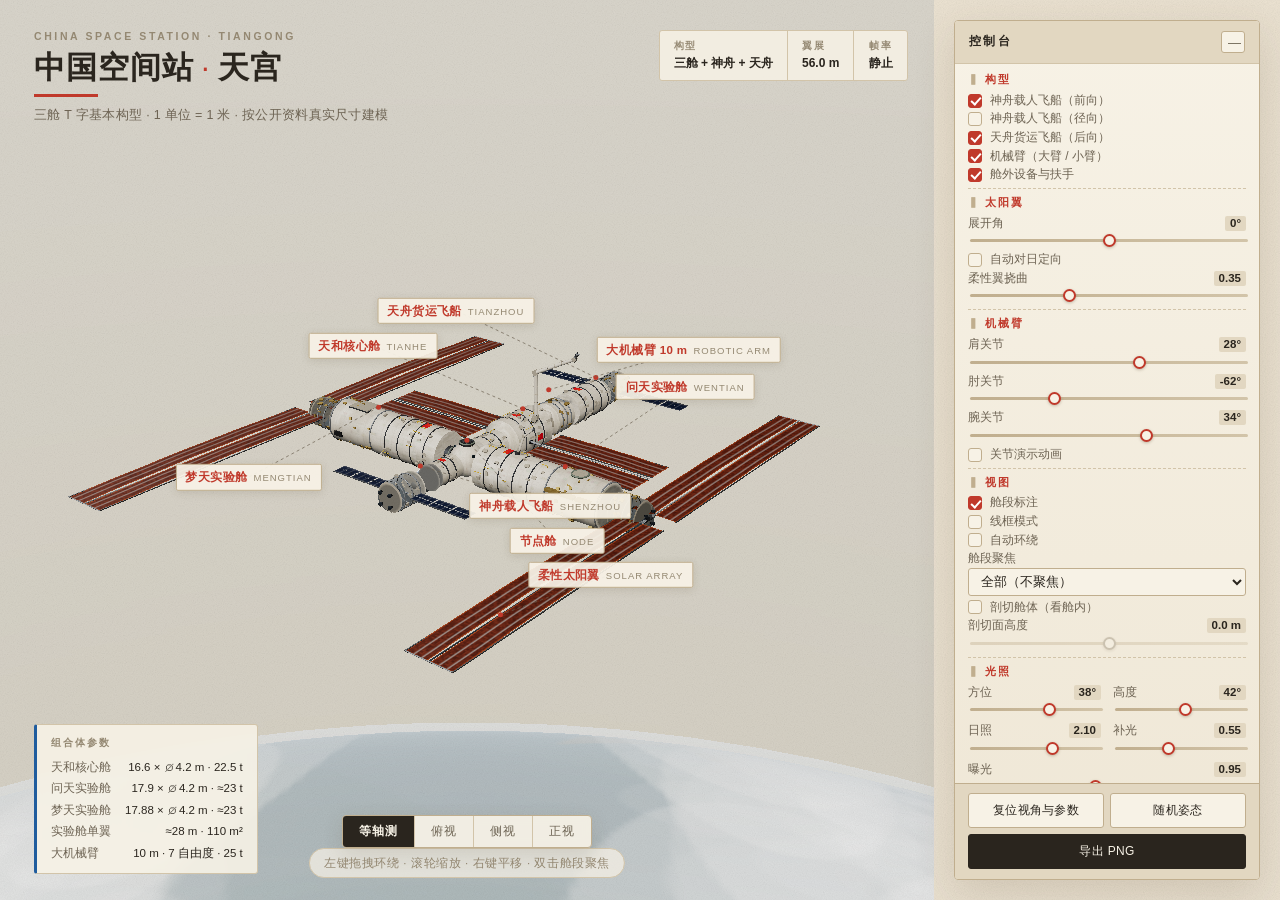
<file: tiangong/index.html>
<!DOCTYPE html>
<html lang="zh-CN">
<head>
<meta charset="UTF-8">
<title>中国空间站 · 天宫 | Three.js 三维模型</title>
<link rel="stylesheet" href="styles.css">
<script type="importmap">
{
  "imports": {
    "three": "../vendor/three/build/three.module.js",
    "three/addons/": "../vendor/three/examples/jsm/"
  }
}
</script>
</head>
<body>

<div id="stage"></div>
<svg id="leaders" aria-hidden="true"></svg>
<div id="labels" aria-hidden="true"></div>
<div id="grain" aria-hidden="true"></div>

<header id="masthead">
  <div class="overline">CHINA SPACE STATION · TIANGONG</div>
  <h1>中国空间站<span class="dot">·</span>天宫</h1>
  <div class="rule"></div>
  <div class="subtitle">三舱 T 字基本构型 · 1 单位 = 1 米 · 按公开资料真实尺寸建模</div>
</header>

<aside id="panel">
  <div class="panel-head">
    <span class="ph-title">控制台</span>
    <button id="panelToggle" class="mini" title="折叠 / 展开控制台">—</button>
  </div>

  <div class="panel-body" id="panelBody">

    <section class="grp">
      <h3>构型</h3>
      <label class="row chk"><input type="checkbox" id="cShenzhou" checked><span>神舟载人飞船（前向）</span></label>
      <label class="row chk"><input type="checkbox" id="cShenzhou2"><span>神舟载人飞船（径向）</span></label>
      <label class="row chk"><input type="checkbox" id="cTianzhou" checked><span>天舟货运飞船（后向）</span></label>
      <label class="row chk"><input type="checkbox" id="cArm" checked><span>机械臂（大臂 / 小臂）</span></label>
      <label class="row chk"><input type="checkbox" id="cDetail" checked><span>舱外设备与扶手</span></label>
    </section>

    <section class="grp">
      <h3>太阳翼</h3>
      <div class="row">
        <label for="sWing">展开角 <b id="vWing">0°</b></label>
        <input type="range" id="sWing" min="-90" max="90" step="1" value="0">
      </div>
      <label class="row chk"><input type="checkbox" id="cTrack"><span>自动对日定向</span></label>
      <div class="row">
        <label for="sFlex">柔性翼挠曲 <b id="vFlex">0.35</b></label>
        <input type="range" id="sFlex" min="0" max="1" step="0.01" value="0.35">
      </div>
    </section>

    <section class="grp">
      <h3>机械臂</h3>
      <div class="row">
        <label for="sShoulder">肩关节 <b id="vShoulder">28°</b></label>
        <input type="range" id="sShoulder" min="-120" max="120" step="1" value="28">
      </div>
      <div class="row">
        <label for="sElbow">肘关节 <b id="vElbow">-62°</b></label>
        <input type="range" id="sElbow" min="-150" max="150" step="1" value="-62">
      </div>
      <div class="row">
        <label for="sWrist">腕关节 <b id="vWrist">34°</b></label>
        <input type="range" id="sWrist" min="-120" max="120" step="1" value="34">
      </div>
      <label class="row chk"><input type="checkbox" id="cArmAnim"><span>关节演示动画</span></label>
    </section>

    <section class="grp">
      <h3>视图</h3>
      <label class="row chk"><input type="checkbox" id="cLabels" checked><span>舱段标注</span></label>
      <label class="row chk"><input type="checkbox" id="cWire"><span>线框模式</span></label>
      <label class="row chk"><input type="checkbox" id="cSpin"><span>自动环绕</span></label>
      <div class="row">
        <label for="selFocus">舱段聚焦</label>
        <select id="selFocus">
          <option value="">全部（不聚焦）</option>
          <option value="tianhe">天和核心舱</option>
          <option value="wentian">问天实验舱</option>
          <option value="mengtian">梦天实验舱</option>
          <option value="wings">太阳翼</option>
          <option value="arm">机械臂</option>
          <option value="shenzhou">神舟飞船</option>
          <option value="tianzhou">天舟飞船</option>
        </select>
      </div>
      <label class="row chk"><input type="checkbox" id="cClip"><span>剖切舱体（看舱内）</span></label>
      <div class="row">
        <label for="sClip">剖切面高度 <b id="vClip">0.0 m</b></label>
        <input type="range" id="sClip" min="-3" max="3" step="0.05" value="0" disabled>
      </div>
    </section>

    <section class="grp">
      <h3>光照</h3>
      <div class="row2">
        <div class="row">
          <label for="sAz">方位 <b id="vAz">38°</b></label>
          <input type="range" id="sAz" min="-180" max="180" step="1" value="38">
        </div>
        <div class="row">
          <label for="sEl">高度 <b id="vEl">42°</b></label>
          <input type="range" id="sEl" min="-10" max="88" step="1" value="42">
        </div>
        <div class="row">
          <label for="sSun">日照 <b id="vSun">2.10</b></label>
          <input type="range" id="sSun" min="0.2" max="3.2" step="0.05" value="2.1">
        </div>
        <div class="row">
          <label for="sAmb">补光 <b id="vAmb">0.55</b></label>
          <input type="range" id="sAmb" min="0" max="1.4" step="0.05" value="0.55">
        </div>
      </div>
      <div class="row">
        <label for="sExp">曝光 <b id="vExp">0.95</b></label>
        <input type="range" id="sExp" min="0.5" max="1.5" step="0.01" value="0.95">
      </div>
    </section>

    <section class="grp">
      <h3>渲染质量</h3>
      <div class="seg" id="segQuality">
        <button data-q="low">低</button>
        <button data-q="mid" class="on">中</button>
        <button data-q="high">高</button>
      </div>
    </section>

  </div>

  <div class="panel-foot">
    <div class="actions">
      <button id="btnReset" class="act">复位视角与参数</button>
      <button id="btnRandom" class="act">随机姿态</button>
      <button id="btnShot" class="act primary">导出 PNG</button>
    </div>
  </div>
</aside>

<div id="hud">
  <div class="hud-block">
    <div class="hud-title">组合体参数</div>
    <dl>
      <dt>天和核心舱</dt><dd>16.6 × ⌀4.2 m · 22.5 t</dd>
      <dt>问天实验舱</dt><dd>17.9 × ⌀4.2 m · ≈23 t</dd>
      <dt>梦天实验舱</dt><dd>17.88 × ⌀4.2 m · ≈23 t</dd>
      <dt>实验舱单翼</dt><dd>≈28 m · 110 m²</dd>
      <dt>大机械臂</dt><dd>10 m · 7 自由度 · 25 t</dd>
    </dl>
  </div>
</div>

<div id="status">
  <span><i>构型</i><b id="hudConfig">三舱 + 神舟 + 天舟</b></span>
  <span><i>翼展</i><b id="hudSpan">56.0 m</b></span>
  <span><i>帧率</i><b id="hudFps">—</b></span>
</div>

<div id="viewBar">
  <button data-view="iso" class="on">等轴测</button>
  <button data-view="top">俯视</button>
  <button data-view="side">侧视</button>
  <button data-view="front">正视</button>
</div>
<div id="hint">左键拖拽环绕 · 滚轮缩放 · 右键平移 · 双击舱段聚焦</div>
<div id="toast"></div>

<div id="loading"><div class="ld-inner"><div class="ld-ring"></div><div class="ld-text">正在装配空间站…</div></div></div>

<script type="module" src="main.js"></script>
</body>
</html>
</file>
<file: tiangong/styles.css>
:root{
  --paper:#ece3d2;
  --paper-2:#e2d7c1;
  --card:#f7f2e6;
  --card-2:#efe7d6;
  --ink:#2a251e;
  --ink-2:#6d6353;
  --ink-3:#948872;
  --line:#d2c4a9;
  --line-2:#c0ae8e;
  --red:#c0392b;
  --blue:#1f5c9e;
  --amber:#bd8318;
  --green:#3d7a4c;
  --panel-w:306px;
  --gutter:40px;
  --view-w:calc(100% - var(--panel-w) - var(--gutter));
}

*{box-sizing:border-box}
input:focus-visible,button:focus-visible,select:focus-visible{outline:2px solid var(--red); outline-offset:2px}
html,body{height:100%}
body{
  margin:0; overflow:hidden;
  background:var(--paper);
  color:var(--ink);
  font:14px/1.6 -apple-system,"PingFang SC","Helvetica Neue",Arial,sans-serif;
  -webkit-font-smoothing:antialiased;
}

#stage{position:fixed; left:0; top:0; width:var(--view-w); height:100%}
#stage canvas{display:block}

/* 纸纹 */
#grain{
  position:fixed; inset:0; pointer-events:none; z-index:2; opacity:.4;
  mix-blend-mode:multiply;
  background-image:url("data:image/svg+xml;utf8,<svg xmlns='http://www.w3.org/2000/svg' width='160' height='160'><filter id='n'><feTurbulence type='fractalNoise' baseFrequency='.9' numOctaves='3'/><feColorMatrix type='saturate' values='0'/></filter><rect width='160' height='160' filter='url(%23n)' opacity='.42'/></svg>");
}

/* ---------- 标题 ---------- */
#masthead{
  position:fixed; left:34px; top:28px; z-index:6; pointer-events:none;
  animation:rise .8s cubic-bezier(.2,.7,.2,1) backwards;
}
#masthead .overline{
  font-size:10.5px; letter-spacing:2.6px; color:var(--ink-3); font-weight:600;
}
#masthead h1{
  margin:5px 0 0; font-size:31px; font-weight:700; letter-spacing:1px; line-height:1.15;
}
#masthead h1 .dot{color:var(--red); margin:0 7px; font-weight:400}
#masthead .rule{
  width:64px; height:3px; background:var(--red); margin:9px 0 8px;
}
#masthead .subtitle{font-size:12.5px; color:var(--ink-2); letter-spacing:.3px}

@keyframes rise{from{opacity:0; transform:translateY(-10px)}to{opacity:1; transform:none}}
@keyframes riseC{from{opacity:0; transform:translate(-50%,-10px)}to{opacity:1; transform:translate(-50%,0)}}

/* ---------- 控制台 ---------- */
#panel{
  position:fixed; right:20px; top:20px; bottom:20px; width:var(--panel-w); z-index:8;
  background:linear-gradient(180deg,var(--card) 0%,var(--card-2) 100%);
  border:1px solid var(--line-2); border-radius:4px;
  box-shadow:0 1px 0 rgba(255,255,255,.75) inset, 0 14px 40px rgba(84,68,42,.16);
  display:flex; flex-direction:column;
  animation:slide .7s cubic-bezier(.2,.7,.2,1) backwards .1s;
}
@keyframes slide{from{opacity:0; transform:translateX(18px)}to{opacity:1; transform:none}}
#panel.collapsed{bottom:auto}
#panel.collapsed .panel-body,#panel.collapsed .panel-foot{display:none}

.panel-head{
  display:flex; align-items:center; justify-content:space-between;
  padding:10px 14px; border-bottom:1px solid var(--line);
  background:var(--paper-2); border-radius:3px 3px 0 0;
}
.ph-title{font-size:12px; font-weight:700; letter-spacing:2.4px; color:var(--ink)}
.mini{
  width:24px; height:22px; line-height:1; cursor:pointer;
  background:var(--card); border:1px solid var(--line-2); border-radius:3px;
  color:var(--ink-2); font-size:13px;
}
.mini:hover{background:#fff; color:var(--red)}

.panel-body{overflow-y:auto; min-height:0; padding:2px 13px 6px; flex:1}
.panel-foot{
  padding:9px 13px 10px; border-top:1px solid var(--line-2);
  background:var(--paper-2); border-radius:0 0 3px 3px;
}

.grp{padding:5px 0 2px; border-bottom:1px dashed var(--line)}
.grp:last-child{border-bottom:none}
.grp h3{
  margin:0 0 5px; font-size:10.5px; font-weight:700; letter-spacing:2px;
  color:var(--red); text-transform:uppercase;
}
.grp h3::before{content:"▍"; margin-right:4px; color:var(--line-2)}

.row{margin:0 0 4px}
.row label{
  display:flex; justify-content:space-between; align-items:baseline; line-height:1.3;
  font-size:12px; color:var(--ink-2); margin-bottom:1px;
}
.row label b{
  font-variant-numeric:tabular-nums; color:var(--ink); font-weight:600;
  font-size:11.5px; background:var(--paper-2); padding:0 5px; border-radius:2px;
}
.row2{display:grid; grid-template-columns:1fr 1fr; gap:0 12px}

input[type=range]{
  -webkit-appearance:none; appearance:none; width:100%; height:15px;
  background:transparent; cursor:pointer; display:block;
}
input[type=range]::-webkit-slider-runnable-track{
  height:3px; border-radius:2px;
  background:linear-gradient(90deg,var(--line-2),var(--line));
}
input[type=range]::-webkit-slider-thumb{
  -webkit-appearance:none; width:13px; height:13px; margin-top:-5px;
  border-radius:50%; background:var(--card); border:2px solid var(--red);
  box-shadow:0 1px 3px rgba(80,60,30,.3);
}
input[type=range]:hover::-webkit-slider-thumb{background:#fff}
input[type=range]:disabled{opacity:.4; cursor:not-allowed}
input[type=range]:disabled::-webkit-slider-thumb{border-color:var(--ink-3)}

.chk{display:flex; align-items:center; gap:8px; cursor:pointer; font-size:12px; line-height:1.3; color:var(--ink-2); margin-bottom:3px}
.chk input{
  appearance:none; -webkit-appearance:none; width:14px; height:14px; flex:0 0 14px;
  border:1.5px solid var(--line-2); border-radius:3px; background:var(--card);
  cursor:pointer; position:relative; margin:0;
}
.chk input:checked{background:var(--red); border-color:var(--red)}
.chk input:checked::after{
  content:""; position:absolute; left:3.5px; top:.5px; width:4px; height:8px;
  border:solid #fff; border-width:0 2px 2px 0; transform:rotate(42deg);
}
.chk:hover{color:var(--ink)}
.chk span{user-select:none}

select{
  width:100%; padding:5px 8px; font-size:12.5px; color:var(--ink);
  background:var(--card); border:1px solid var(--line-2); border-radius:3px;
  cursor:pointer; font-family:inherit;
}
select:hover{border-color:var(--red)}

.seg{display:flex; gap:0; border:1px solid var(--line-2); border-radius:3px; overflow:hidden}
.seg button{
  flex:1; padding:6px 0; font-size:12.5px; cursor:pointer; font-family:inherit;
  background:var(--card); border:none; border-right:1px solid var(--line);
  color:var(--ink-2);
}
.seg button:last-child{border-right:none}
.seg button.on{background:var(--red); color:#fff; font-weight:600}
.seg button:not(.on):hover{background:#fff; color:var(--ink)}

.actions{display:grid; grid-template-columns:1fr 1fr; gap:6px}
.act{
  padding:8px 6px; font-size:12px; cursor:pointer; font-family:inherit;
  background:var(--card); border:1px solid var(--line-2); border-radius:3px;
  color:var(--ink); letter-spacing:.3px; transition:background .15s,transform .1s;
}
.act:hover{background:#fff; border-color:var(--red); color:var(--red)}
.act:active{transform:translateY(1px)}
.act.primary{grid-column:1 / -1; background:var(--ink); color:var(--card); border-color:var(--ink)}
.act.primary:hover{background:var(--red); border-color:var(--red); color:#fff}

/* ---------- HUD ---------- */
#hud{
  position:fixed; left:34px; bottom:26px; z-index:6; display:flex; gap:14px;
  animation:rise .8s cubic-bezier(.2,.7,.2,1) backwards .25s;
}
.hud-block{
  background:rgba(247,242,230,.9); border:1px solid var(--line);
  border-left:3px solid var(--blue); border-radius:3px; padding:10px 14px 11px;
  backdrop-filter:blur(3px);
}
.hud-title{font-size:10px; letter-spacing:2px; color:var(--ink-3); font-weight:700; margin-bottom:7px}
#hud dl{margin:0; display:grid; grid-template-columns:auto auto; gap:3px 14px}
#hud dt{font-size:11.5px; color:var(--ink-2)}
#hud dd{margin:0; font-size:11.5px; color:var(--ink); font-variant-numeric:tabular-nums; text-align:right}

#status{
  position:fixed; right:calc(var(--panel-w) + var(--gutter) + 26px); top:30px; z-index:6;
  display:flex; gap:0; align-items:stretch;
  background:rgba(247,242,230,.86); border:1px solid var(--line);
  border-radius:3px; backdrop-filter:blur(3px); overflow:hidden;
  animation:rise .8s cubic-bezier(.2,.7,.2,1) backwards .3s;
}
#status span{display:flex; flex-direction:column; gap:1px; padding:7px 14px; border-right:1px solid var(--line)}
#status span:last-child{border-right:none}
#status i{font-style:normal; font-size:9.5px; letter-spacing:1.6px; color:var(--ink-3); font-weight:700}
#status b{font-size:12px; color:var(--ink); font-weight:600; font-variant-numeric:tabular-nums; white-space:nowrap}

#viewBar{
  position:fixed; left:calc(var(--view-w) / 2); transform:translateX(-50%); bottom:52px; z-index:7;
  display:flex; gap:0; border:1px solid var(--line-2); border-radius:4px; overflow:hidden;
  background:rgba(247,242,230,.92); backdrop-filter:blur(4px);
  box-shadow:0 6px 20px rgba(84,68,42,.14);
  animation:riseC .8s cubic-bezier(.2,.7,.2,1) backwards .35s;
}
#viewBar button{
  padding:7px 16px; font-size:12px; letter-spacing:1px; cursor:pointer; font-family:inherit;
  background:transparent; border:none; border-right:1px solid var(--line);
  color:var(--ink-2); transition:background .15s,color .15s;
}
#viewBar button:last-child{border-right:none}
#viewBar button.on{background:var(--ink); color:var(--card); font-weight:600}
#viewBar button:not(.on):hover{background:#fff; color:var(--red)}

#hint{
  position:fixed; left:calc(var(--view-w) / 2); transform:translateX(-50%); bottom:22px; z-index:5;
  font-size:11.5px; color:var(--ink-3); letter-spacing:.6px;
  background:rgba(247,242,230,.72); padding:5px 14px; border-radius:20px;
  border:1px solid var(--line); pointer-events:none;
}

/* ---------- 标注 ---------- */
#leaders{position:fixed; left:0; top:0; width:var(--view-w); height:100%; z-index:4; pointer-events:none}
#leaders line{stroke:var(--ink-2); stroke-width:1; stroke-dasharray:3 3; opacity:.7}
#leaders circle{fill:var(--red)}
#labels{position:fixed; left:0; top:0; width:var(--view-w); height:100%; z-index:5; pointer-events:none}
.lbl{
  position:absolute; transform:translate(-50%,-50%);
  background:rgba(247,242,230,.94); border:1px solid var(--line-2);
  border-radius:2px; padding:3px 9px; white-space:nowrap;
  font-size:11.5px; color:var(--ink); letter-spacing:.4px;
  box-shadow:0 2px 8px rgba(80,64,38,.14);
}
.lbl b{color:var(--red); font-weight:600}
.lbl .en{color:var(--ink-3); font-size:9.5px; letter-spacing:1px; margin-left:6px}

/* ---------- toast ---------- */
#toast{
  position:fixed; left:calc(var(--view-w) / 2); top:26px; transform:translate(-50%,-14px); z-index:20;
  background:var(--ink); color:var(--card); padding:8px 18px; border-radius:3px;
  font-size:12.5px; letter-spacing:.5px; opacity:0; pointer-events:none;
  transition:opacity .25s, transform .25s;
}
#toast.show{opacity:1; transform:translate(-50%,0)}

/* ---------- loading ---------- */
#loading{
  position:fixed; inset:0; z-index:30; background:var(--paper);
  display:flex; align-items:center; justify-content:center;
  transition:opacity .5s;
}
#loading.hide{opacity:0; pointer-events:none}
.ld-inner{text-align:center}
.ld-ring{
  width:38px; height:38px; margin:0 auto 14px; border-radius:50%;
  border:3px solid var(--line); border-top-color:var(--red);
  animation:spin 1s linear infinite;
}
@keyframes spin{to{transform:rotate(360deg)}}
.ld-text{font-size:12.5px; letter-spacing:2px; color:var(--ink-2)}

/* ---------- 滚动条 ---------- */
::-webkit-scrollbar{width:11px; height:11px}
::-webkit-scrollbar-track{background:var(--paper-2)}
::-webkit-scrollbar-thumb{background:var(--line-2); border:3px solid var(--paper-2); border-radius:6px}
::-webkit-scrollbar-thumb:hover{background:var(--red)}

@media (max-width:1180px){
  #hud{display:none}
  #status span:first-child{display:none}
}
@media (prefers-reduced-motion:reduce){
  #masthead,#panel,#hud,#status,#viewBar,.ld-ring{animation:none}
  #viewBar button,.act,#toast{transition:none}
}
</file>
